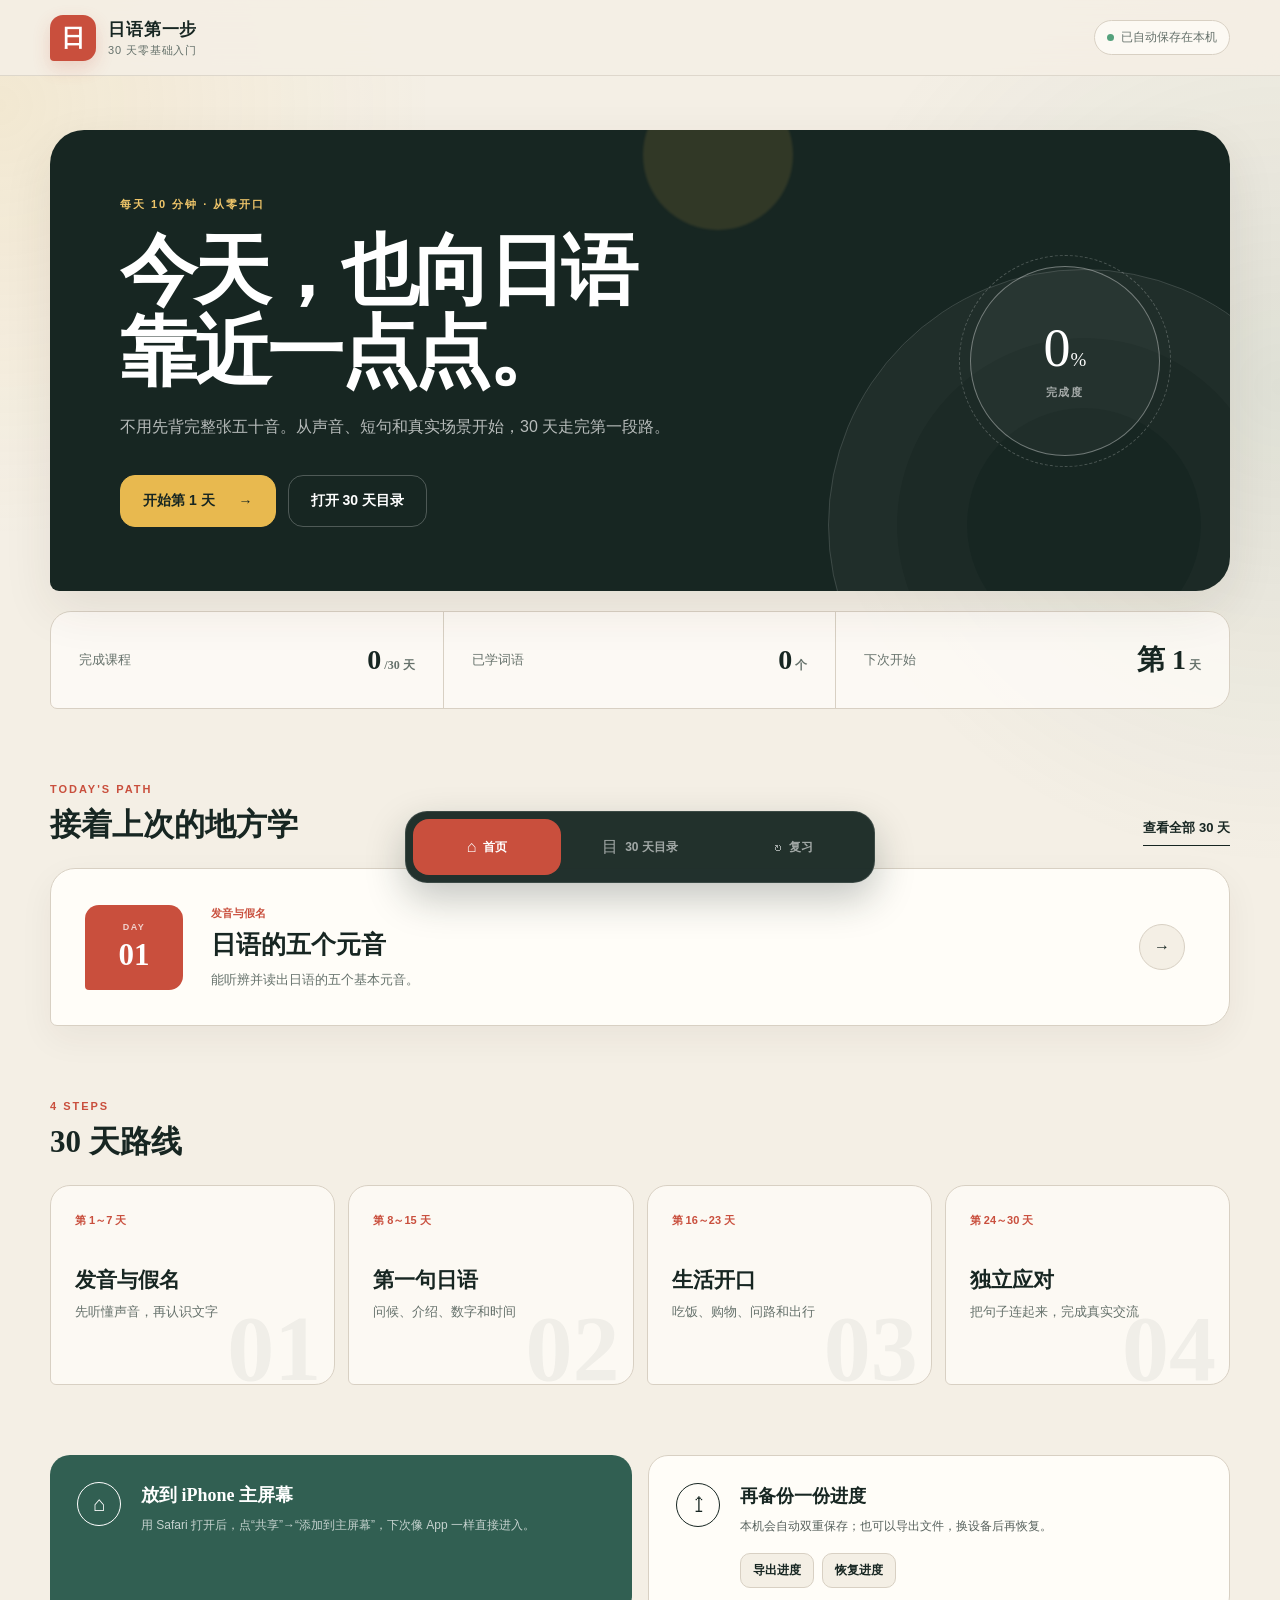
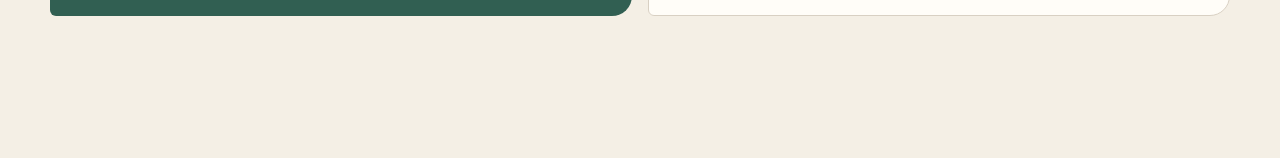
<file: xueriyu/index.html>
<!doctype html>
<html lang="zh-CN">
  <head>
    <meta charset="UTF-8" />
    <meta name="viewport" content="width=device-width, initial-scale=1, viewport-fit=cover" />
    <meta name="theme-color" content="#172622" />
    <meta name="description" content="每天 10 分钟，从发音、假名和生活短句开始学习日语。30 天课程可自由进入，支持发音与本机进度保存。" />
    <meta name="apple-mobile-web-app-capable" content="yes" />
    <meta name="apple-mobile-web-app-status-bar-style" content="black-translucent" />
    <meta name="apple-mobile-web-app-title" content="日语第一步" />
    <meta property="og:title" content="日语第一步｜30 天零基础入门" />
    <meta property="og:description" content="每天 10 分钟，从零开始学习日语。" />
    <meta property="og:image" content="/xueriyu/og.png" />
    <link rel="manifest" href="/xueriyu/manifest.webmanifest" />
    <title>日语第一步｜30 天零基础入门</title>
    <script type="module" crossorigin src="/xueriyu/assets/index-DGjSeWhe.js"></script>
    <link rel="stylesheet" crossorigin href="/xueriyu/assets/index-CVMc1W60.css">
  </head>
  <body>
    <div id="root"></div>
  </body>
</html>
</file>
<file: xueriyu/assets/index-CVMc1W60.css>
:root{--paper:#f4efe5;--paper-deep:#e9e0d1;--card:#fffdf8;--ink:#172622;--muted:#65716b;--line:#d8d0c3;--red:#c94f3d;--red-dark:#963a2d;--green:#315f52;--yellow:#e8b94f;--shadow:0 18px 50px #322a1f17}*{box-sizing:border-box}html{scroll-behavior:smooth;background:var(--paper)}body{background:radial-gradient(circle at 0 6%, #e8b94f21, transparent 27rem), radial-gradient(circle at 100% 22%, #315f521c, transparent 30rem), var(--paper);color:var(--ink);min-height:100vh;margin:0;font-family:-apple-system,BlinkMacSystemFont,Segoe UI,PingFang SC,Hiragino Sans GB,Noto Sans CJK SC,Microsoft YaHei,sans-serif}button,input{font:inherit}button{color:inherit}button:focus-visible,label:focus-visible,input:focus-visible{outline-offset:3px;outline:3px solid #c94f3d52}.app-shell{min-height:100vh;padding-bottom:106px}.topbar{z-index:20;-webkit-backdrop-filter:blur(16px);backdrop-filter:blur(16px);background:#f4efe5e6;border-bottom:1px solid #7c71602e;justify-content:space-between;align-items:center;min-height:76px;padding:12px max(24px,50vw - 590px);display:flex;position:sticky;top:0}.brand{cursor:pointer;text-align:left;background:0 0;border:0;align-items:center;gap:12px;padding:0;display:flex}.brand-mark{background:var(--red);color:#fff;border-radius:13px 13px 13px 4px;place-items:center;width:46px;height:46px;font-family:Georgia,Yu Mincho,serif;font-size:24px;font-weight:700;display:grid;box-shadow:0 7px 18px #c94f3d33}.brand b,.brand small{display:block}.brand b{letter-spacing:.05em;font-family:Georgia,Songti SC,Noto Serif CJK SC,serif;font-size:17px}.brand small{color:var(--muted);letter-spacing:.08em;margin-top:2px;font-size:11px}.save-badge{border:1px solid var(--line);color:var(--muted);white-space:nowrap;background:#fffdf8b8;border-radius:999px;align-items:center;gap:7px;padding:8px 12px;font-size:12px;display:inline-flex}.save-badge:before{content:"";background:#a2a9a5;border-radius:50%;width:7px;height:7px}.save-badge--ok:before{background:#54a17c}.save-badge--warn{color:var(--red-dark);border-color:#c94f3d52}.save-badge--warn:before{background:var(--red)}.page{width:min(1180px,100% - 48px);margin:0 auto;padding:54px 0 36px;animation:.3s both page-in}@keyframes page-in{0%{opacity:0;transform:translateY(6px)}to{opacity:1;transform:translateY(0)}}.eyebrow{color:var(--red);letter-spacing:.18em;text-transform:uppercase;font-size:11px;font-weight:800}.hero-card{background:var(--ink);min-height:430px;box-shadow:var(--shadow);color:#fff;border-radius:34px 34px 34px 9px;grid-template-columns:minmax(0,1fr) 250px;align-items:center;padding:64px 70px;display:grid;position:relative;overflow:hidden}.hero-card:before,.hero-card:after{content:"";border-radius:50%;position:absolute}.hero-card:before{border:1px solid #ffffff29;width:510px;height:510px;bottom:-190px;right:-110px;box-shadow:inset 0 0 0 68px #ffffff05,inset 0 0 0 138px #ffffff05}.hero-card:after{filter:blur(1px);background:#e8b94f1f;width:150px;height:150px;top:-50px;right:37%}.hero-copy,.progress-seal{z-index:1;position:relative}.hero-copy{max-width:680px}.hero-card .eyebrow{color:#f0c66a}.hero-card h1{letter-spacing:-.045em;margin:19px 0 20px;font-family:Georgia,Songti SC,Noto Serif CJK SC,serif;font-size:clamp(44px,6.2vw,77px);font-weight:600;line-height:1.05}.hero-card p{color:#ffffffb0;max-width:590px;margin:0;font-size:16px;line-height:1.8}.hero-actions{flex-wrap:wrap;gap:12px;margin-top:34px;display:flex}.primary-button,.secondary-button{cursor:pointer;border-radius:15px;min-height:52px;padding:0 22px;font-size:14px;font-weight:800;transition:transform .18s,box-shadow .18s,background .18s}.primary-button{border:1px solid var(--red);background:var(--red);color:#fff;justify-content:center;align-items:center;gap:24px;display:inline-flex;box-shadow:0 10px 24px #c94f3d3d}.hero-card .primary-button{border-color:var(--yellow);background:var(--yellow);box-shadow:none;color:var(--ink)}.secondary-button{border:1px solid var(--line);background:var(--card)}.hero-card .secondary-button{color:#fff;background:0 0;border-color:#ffffff3d}.primary-button:hover,.secondary-button:hover{transform:translateY(-2px)}.progress-seal{outline-offset:10px;text-align:center;background:#ffffff0a;border:1px solid #ffffff5c;border-radius:50%;outline:1px dashed #ffffff38;place-content:center;justify-self:end;width:190px;height:190px;display:grid}.progress-seal span{font-family:Georgia,serif;font-size:54px;line-height:1;display:block}.progress-seal span small{font-size:19px}.progress-seal b{color:#fff9;letter-spacing:.18em;margin-top:10px;font-size:11px}.stats-row{border:1px solid var(--line);background:#fffdf8bf;border-radius:21px 21px 21px 7px;grid-template-columns:repeat(3,1fr);margin:20px 0 70px;display:grid}.stats-row article{border-right:1px solid var(--line);justify-content:space-between;align-items:center;min-height:96px;padding:22px 28px;display:flex}.stats-row article:last-child{border-right:0}.stats-row span{color:var(--muted);font-size:13px}.stats-row strong{font-family:Georgia,Songti SC,serif;font-size:28px}.stats-row small{color:var(--muted);margin-left:3px;font-family:inherit;font-size:12px}.section-block{margin:0 0 70px}.section-heading{justify-content:space-between;align-items:end;gap:24px;margin-bottom:22px;display:flex}.section-heading h2,.page-intro h1,.lesson-section-title h2,.lesson-finish h2{margin:7px 0 0;font-family:Georgia,Songti SC,Noto Serif CJK SC,serif;font-weight:600}.section-heading h2{font-size:31px}.text-button{border:0;border-bottom:1px solid var(--ink);cursor:pointer;background:0 0;padding:8px 0;font-size:13px;font-weight:700}.continue-card{border:1px solid var(--line);background:var(--card);cursor:pointer;border-radius:25px 25px 25px 7px;grid-template-columns:98px 1fr 56px;align-items:center;gap:28px;min-height:158px;padding:28px 34px;transition:border .18s,transform .18s;display:grid;box-shadow:0 12px 35px #322a1f0e}.continue-card:hover{border-color:#c94f3d66;transform:translateY(-2px)}.day-chip{background:var(--red);color:#ffffffbd;letter-spacing:.16em;text-align:center;border-radius:14px 14px 14px 4px;padding:18px 12px;font-size:9px;font-weight:800;line-height:1.1}.day-chip strong{color:#fff;letter-spacing:0;margin-top:5px;font-family:Georgia,serif;font-size:31px;display:block}.continue-copy span{color:var(--red);font-size:11px;font-weight:800}.continue-copy h3{margin:7px 0 8px;font-family:Georgia,Songti SC,serif;font-size:25px}.continue-copy p{color:var(--muted);margin:0;font-size:13px;line-height:1.7}.round-arrow{border:1px solid var(--line);background:var(--paper);cursor:pointer;border-radius:50%;place-items:center;width:46px;height:46px;display:grid}.phase-grid{grid-template-columns:repeat(4,1fr);gap:13px;display:grid}.phase-card{border:1px solid var(--line);background:#fffdf8b8;border-radius:20px 20px 20px 6px;min-height:200px;padding:27px 24px;position:relative;overflow:hidden}.phase-card>span{color:#1726220d;font-family:Georgia,serif;font-size:94px;font-weight:700;position:absolute;bottom:-18px;right:13px}.phase-card p{color:var(--red);margin:0 0 38px;font-size:11px;font-weight:800}.phase-card h3{margin:0 0 8px;font-family:Georgia,Songti SC,serif;font-size:21px;position:relative}.phase-card small{color:var(--muted);line-height:1.55;position:relative}.utility-grid{grid-template-columns:1fr 1fr;gap:16px;display:grid}.install-card,.backup-card{border-radius:20px 20px 20px 6px;gap:20px;padding:27px;display:flex}.install-card{background:var(--green);color:#fff}.backup-card{border:1px solid var(--line);background:var(--card)}.utility-icon{border:1px solid;border-radius:50%;flex:0 0 44px;place-items:center;width:44px;height:44px;font-size:21px;display:grid}.utility-grid h3{margin:1px 0 8px;font-family:Georgia,Songti SC,serif;font-size:18px}.utility-grid p{color:inherit;opacity:.72;margin:0;font-size:12px;line-height:1.75}.backup-actions{gap:8px;margin-top:16px;display:flex}.backup-actions button,.backup-actions label{border:1px solid var(--line);background:var(--paper);cursor:pointer;border-radius:10px;padding:8px 12px;font-size:12px;font-weight:700}.backup-actions input{clip:rect(0 0 0 0);width:1px;height:1px;position:absolute;overflow:hidden}.page-intro{max-width:760px;margin-bottom:54px}.page-intro h1{letter-spacing:-.04em;margin-top:12px;font-size:clamp(43px,7vw,72px)}.page-intro p{max-width:650px;color:var(--muted);margin:17px 0 0;font-size:15px;line-height:1.8}.directory-section{margin-bottom:58px}.directory-heading{justify-content:space-between;align-items:end;gap:24px;margin-bottom:18px;display:flex}.directory-heading span{color:var(--red);font-size:11px;font-weight:800}.directory-heading h2{margin:5px 0 0;font-family:Georgia,Songti SC,serif;font-size:29px}.directory-heading p{color:var(--muted);margin:0;font-size:13px}.lesson-list{border:1px solid var(--line);background:var(--card);border-radius:22px 22px 22px 7px;overflow:hidden}.lesson-row{border:0;border-bottom:1px solid var(--line);cursor:pointer;text-align:left;background:0 0;grid-template-columns:62px 1fr auto;align-items:center;gap:20px;width:100%;min-height:88px;padding:17px 24px;transition:background .16s;display:grid}.lesson-row:last-child{border-bottom:0}.lesson-row:hover{background:#faf5ec}.lesson-row--done,.lesson-row--done:hover{background:var(--green);color:#fff;position:relative}.lesson-row--done .lesson-number,.lesson-row--done .lesson-title small{color:#ffffffb3}.lesson-number{color:var(--red);font-family:Georgia,serif;font-size:25px}.lesson-title b,.lesson-title small{display:block}.lesson-title b{font-family:Georgia,Songti SC,serif;font-size:18px}.lesson-title small{color:var(--muted);margin-top:5px;font-size:12px}.lesson-status{color:var(--muted);font-size:12px}.lesson-row--done .lesson-status{color:#fff;align-self:end;font-weight:800}.back-button{min-height:44px;color:var(--muted);cursor:pointer;background:0 0;border:0;align-items:center;gap:10px;padding:0;font-size:13px;font-weight:700;display:inline-flex}.lesson-hero{background:var(--ink);color:#fff;border-radius:30px 30px 30px 8px;align-items:center;gap:30px;margin:26px 0 25px;padding:46px 54px;display:flex}.lesson-day{text-align:center;border:1px solid #ffffff54;border-radius:50%;flex:0 0 112px;place-content:center;width:112px;height:112px;display:grid}.lesson-day small,.lesson-day strong{display:block}.lesson-day small{color:#ffffff8c;letter-spacing:.22em;font-size:9px}.lesson-day strong{margin-top:3px;font-family:Georgia,serif;font-size:41px}.lesson-hero .eyebrow{color:#f0c66a}.lesson-hero h1{margin:9px 0 8px;font-family:Georgia,Songti SC,serif;font-size:clamp(34px,5vw,55px);font-weight:600}.lesson-hero p{color:#ffffffa8;margin:0}.cando-card{background:#315f5214;border:1px solid #315f523b;border-radius:17px 17px 17px 5px;align-items:center;gap:18px;margin-bottom:56px;padding:21px 26px;display:flex}.cando-card>span{background:var(--green);color:#fff;border-radius:50%;flex:0 0 36px;place-items:center;width:36px;height:36px;font-weight:900;display:grid}.cando-card b{font-size:12px}.cando-card p{color:var(--muted);margin:5px 0 0;font-size:13px}.lesson-section{margin:0 0 16px}.lesson-section-title{align-items:center;gap:18px;margin:0;display:flex}.lesson-accordion{border:1px solid var(--line);background:var(--card);border-radius:20px 20px 20px 6px;overflow:hidden}.lesson-accordion>summary{cursor:pointer;-webkit-user-select:none;user-select:none;padding:15px 18px;list-style:none}.lesson-accordion>summary::-webkit-details-marker{display:none}.lesson-accordion>summary>div{flex:1;min-width:0}.lesson-accordion>summary>i{background:var(--paper);width:32px;height:32px;color:var(--green);border-radius:50%;flex:0 0 32px;place-items:center;font-style:normal;transition:transform .18s;display:grid}.lesson-accordion[open]>summary>i{transform:rotate(180deg)}.lesson-accordion[open]>summary{border-bottom:1px solid var(--line)}.lesson-section-body{margin:14px}.lesson-section-title>span{background:var(--red);color:#fff;border-radius:12px 12px 12px 4px;flex:0 0 39px;place-items:center;width:39px;height:39px;font-family:Georgia,serif;font-size:13px;display:grid}.lesson-section-title h2{margin:0;font-size:22px}.lesson-section-title p{color:var(--muted);margin:5px 0 0;font-size:12px}.lesson-guide{grid-template-columns:minmax(220px,.75fr) 1.5fr;gap:12px;display:grid}.lesson-outline,.lesson-explanation{background:var(--paper);border-radius:15px;padding:20px}.lesson-guide h3{margin:0 0 12px;font-family:Georgia,Songti SC,serif;font-size:17px}.lesson-outline ul{color:var(--muted);margin:0;padding-left:20px;font-size:13px;line-height:1.75}.lesson-explanation p,.practice-task p{color:var(--muted);margin:0;font-size:13px;line-height:1.75}.lesson-explanation p+p{margin-top:9px}.practice-task{border-left:4px solid var(--yellow);background:#e8b94f21;border-radius:5px 13px 13px 5px;grid-column:1/-1;padding:15px 18px}.practice-task b{color:#8b6513;font-size:12px}.practice-task p{color:#74603a;margin-top:4px}.vocabulary-list{border:1px solid var(--line);background:var(--card);border-radius:22px 22px 22px 7px;overflow:hidden}.vocabulary-row{border-bottom:1px solid var(--line);grid-template-columns:42px minmax(150px,.8fr) 1.5fr 48px;align-items:center;gap:18px;min-height:88px;padding:15px 22px;display:grid}.vocabulary-row:last-child{border-bottom:0}.vocabulary-index{color:#aaa194;font-family:Georgia,serif;font-size:12px}.vocabulary-jp strong,.vocabulary-jp small{display:block}.vocabulary-jp strong{font-family:Yu Mincho,Hiragino Mincho ProN,Georgia,serif;font-size:24px;font-weight:600}.vocabulary-jp small{color:var(--red);letter-spacing:.08em;margin-top:4px;font-size:10px}.vocabulary-row p{color:var(--muted);margin:0;font-size:13px;line-height:1.55}.audio-button{border:1px solid var(--line);background:var(--paper);width:44px;height:44px;color:var(--green);cursor:pointer;border-radius:50%;place-items:center;font-weight:900;transition:transform .15s,background .15s;display:grid}.audio-button:hover{background:#fff;transform:scale(1.05)}.audio-button--slow{color:var(--red);font-size:11px}.phrase-list{grid-template-columns:repeat(2,1fr);gap:14px;display:grid}.phrase-card{border:1px solid var(--line);background:var(--card);border-radius:20px 20px 20px 6px;justify-content:space-between;align-items:center;gap:20px;min-height:178px;padding:28px;display:flex}.phrase-main strong,.phrase-main span{display:block}.phrase-main strong{font-family:Yu Mincho,Hiragino Mincho ProN,Georgia,serif;font-size:24px;font-weight:600;line-height:1.45}.phrase-main span{color:var(--red);letter-spacing:.06em;margin-top:7px;font-size:10px}.phrase-main p{color:var(--muted);margin:15px 0 0;font-size:13px}.phrase-audio{flex-direction:column;gap:8px;display:flex}.teacher-tip{border-left:4px solid var(--yellow);background:#e8b94f21;border-radius:5px 15px 15px 5px;align-items:flex-start;gap:16px;margin-top:15px;padding:20px 24px;display:flex}.teacher-tip>span{color:#9a7013;font-weight:900}.teacher-tip b{font-size:12px}.teacher-tip p{color:#74603a;margin:5px 0 0;font-size:13px;line-height:1.65}.quiz-card{background:var(--ink);color:#fff;border-radius:24px 24px 24px 7px;padding:32px}.quiz-card h3{margin:0 0 24px;font-family:Georgia,Songti SC,serif;font-size:23px;font-weight:600}.quiz-options{grid-template-columns:repeat(3,1fr);gap:10px;display:grid}.quiz-option{color:#fff;cursor:pointer;text-align:left;background:#ffffff0f;border:1px solid #ffffff2b;border-radius:13px;align-items:center;gap:12px;min-height:68px;padding:12px 15px;display:flex}.quiz-option span{color:#ffffff9e;border:1px solid #ffffff38;border-radius:50%;flex:0 0 28px;place-items:center;width:28px;height:28px;font-family:Georgia,serif;font-size:11px;display:grid}.quiz-option--correct{background:#54a17c42;border-color:#78bd97}.quiz-option--wrong{background:#c94f3d40;border-color:#ed8c7f}.quiz-feedback{background:#c94f3d2e;border-radius:12px;margin-top:17px;padding:15px 18px}.quiz-feedback--correct{background:#54a17c2e}.quiz-feedback b{font-size:13px}.quiz-feedback p{color:#ffffffb0;margin:4px 0 0;font-size:12px}.lesson-finish{border:1px solid var(--line);background:var(--card);border-radius:23px 23px 23px 7px;justify-content:space-between;align-items:center;gap:24px;padding:32px;display:flex}.lesson-finish-actions{flex:none;gap:10px;display:flex}.lesson-finish span{color:var(--red);font-size:11px;font-weight:800}.lesson-finish h2{font-size:24px}.lesson-pager{justify-content:space-between;margin-top:18px;display:flex}.lesson-pager button{min-height:46px;color:var(--muted);cursor:pointer;background:0 0;border:0;padding:0 15px;font-size:13px;font-weight:700}.lesson-pager button:disabled{opacity:.3;cursor:not-allowed}.review-page{max-width:820px}.review-card{border:1px solid var(--line);background:var(--card);min-height:380px;box-shadow:var(--shadow);text-align:center;border-radius:30px 30px 30px 9px;place-items:center;padding:44px;display:grid;position:relative}.review-card>span{color:var(--muted);font-size:11px;position:absolute;top:25px;left:28px}.review-japanese{align-self:end;font-family:Yu Mincho,Hiragino Mincho ProN,Georgia,serif;font-size:clamp(48px,9vw,78px)}.review-reading{color:var(--red);letter-spacing:.1em;margin-top:8px;font-size:12px}.review-answer,.review-prompt{align-self:start;min-height:34px;margin-top:18px}.review-answer{font-size:22px;font-weight:700}.review-prompt{color:var(--muted);font-size:13px}.review-card .audio-button{position:absolute;bottom:25px;right:25px}.review-actions{grid-template-columns:1fr 1fr;gap:12px;margin-top:16px;display:grid}.bottom-nav{z-index:30;-webkit-backdrop-filter:blur(16px);backdrop-filter:blur(16px);background:#172622f2;border:1px solid #ffffff1f;border-radius:22px;grid-template-columns:repeat(3,1fr);gap:5px;width:min(470px,100% - 28px);padding:7px;display:grid;position:fixed;bottom:17px;left:50%;transform:translate(-50%);box-shadow:0 16px 38px #17262240}.bottom-nav button{color:#ffffff94;cursor:pointer;background:0 0;border:0;border-radius:16px;justify-content:center;align-items:center;gap:7px;min-height:56px;display:flex}.bottom-nav button.active{background:var(--red);color:#fff}.bottom-nav button>span{font-family:Georgia,Yu Mincho,serif;font-size:16px}.bottom-nav b{font-size:12px}.toast{z-index:50;background:var(--ink);box-shadow:var(--shadow);color:#fff;border-radius:999px;padding:12px 18px;font-size:13px;animation:.25s both toast-in;position:fixed;top:90px;left:50%;transform:translate(-50%)}@keyframes toast-in{0%{opacity:0;transform:translate(-50%,-8px)}to{opacity:1;transform:translate(-50%)}}@media (width<=820px){.page{width:min(100% - 30px,680px);padding-top:34px}.hero-card{grid-template-columns:1fr;min-height:auto;padding:46px 34px}.progress-seal{opacity:.38;width:145px;height:145px;position:absolute;bottom:-42px;right:-34px}.progress-seal span{font-size:40px}.stats-row{margin-bottom:54px}.stats-row article{padding:19px;display:block}.stats-row strong{margin-top:8px;display:block}.phase-grid{grid-template-columns:repeat(2,1fr)}.utility-grid,.phrase-list{grid-template-columns:1fr}}@media (width<=600px){.app-shell{padding-bottom:96px}.topbar{min-height:58px;padding:7px 12px}.brand-mark{width:36px;height:36px;font-size:18px}.brand b{font-size:15px}.brand small{display:none}.save-badge{text-overflow:ellipsis;white-space:nowrap;max-width:152px;padding:7px 9px;overflow:hidden}.page{width:calc(100% - 18px);padding-top:14px}.hero-card{border-radius:25px 25px 25px 7px;grid-template-columns:1fr auto;min-height:auto;padding:25px 20px 27px}.hero-card h1{margin:10px 0 12px;font-size:34px}.hero-card p{padding-right:0;font-size:12px;line-height:1.6}.hero-actions{flex-wrap:nowrap;gap:7px;margin-top:18px;display:flex}.hero-actions .primary-button,.hero-actions .secondary-button{min-height:44px;padding:0 12px;font-size:12px}.hero-actions .secondary-button{background:#ffffff08}.stats-row{grid-template-columns:repeat(3,1fr);margin-top:9px;margin-bottom:28px}.stats-row article{text-align:center;min-height:68px;padding:10px 7px}.stats-row span{font-size:10px}.stats-row strong{font-size:21px}.stats-row small{display:none}.section-block{margin-bottom:30px}.section-heading h2{font-size:25px}.section-heading .text-button{display:none}.continue-card{grid-template-columns:58px 1fr;gap:12px;min-height:108px;padding:14px}.round-arrow{display:none}.day-chip{padding:11px 7px}.day-chip strong{font-size:25px}.continue-copy h3{font-size:20px}.continue-copy p{-webkit-line-clamp:2;-webkit-box-orient:vertical;display:-webkit-box;overflow:hidden}.phase-grid{grid-template-columns:1fr 1fr;gap:9px}.phase-card{min-height:136px;padding:16px 14px}.phase-card p{margin-bottom:16px}.phase-card h3{font-size:17px}.phase-card small{font-size:11px}.utility-grid{gap:10px}.install-card,.backup-card{gap:14px;padding:16px}.utility-icon{flex-basis:37px;width:37px;height:37px;font-size:17px}.page-intro{margin-bottom:22px}.page-intro h1{font-size:34px}.page-intro p{font-size:13px}.directory-heading{display:block}.directory-heading p{margin-top:8px}.directory-section{margin-bottom:28px}.directory-heading{margin-bottom:10px}.directory-heading h2{font-size:23px}.lesson-row{grid-template-columns:37px 1fr auto;gap:10px;min-height:70px;padding:11px 12px}.lesson-number{font-size:20px}.lesson-title b{font-size:15px}.lesson-status{align-self:end;font-size:10px}.lesson-hero{border-radius:19px 19px 19px 6px;gap:14px;margin:10px 0;padding:17px 16px;display:flex}.lesson-day{flex-basis:58px;width:58px;height:58px;margin-bottom:0}.lesson-day strong{font-size:22px}.lesson-hero h1{margin:4px 0 2px;font-size:25px}.lesson-hero p{font-size:12px}.cando-card{gap:11px;margin-bottom:12px;padding:12px}.cando-card>span{flex-basis:30px;width:30px;height:30px}.cando-card p{margin-top:2px;line-height:1.45}.lesson-section{margin-bottom:9px}.lesson-accordion{border-radius:15px 15px 15px 5px}.lesson-accordion>summary{gap:10px;padding:11px 12px}.lesson-section-title>span{flex-basis:34px;width:34px;height:34px}.lesson-accordion>summary>i{flex-basis:29px;width:29px;height:29px}.lesson-section-title h2{font-size:17px}.lesson-section-title p{text-overflow:ellipsis;white-space:nowrap;margin-top:2px;font-size:10px;overflow:hidden}.lesson-section-body{margin:8px}.lesson-guide{grid-template-columns:1fr;gap:7px}.lesson-outline,.lesson-explanation{padding:14px}.lesson-guide h3{margin-bottom:8px;font-size:15px}.lesson-outline ul,.lesson-explanation p,.practice-task p{font-size:12px;line-height:1.65}.practice-task{grid-column:auto;padding:12px 13px}.vocabulary-row{grid-template-columns:1fr 46px;gap:6px 12px;min-height:88px;padding:15px 17px}.vocabulary-index{display:none}.vocabulary-jp{grid-column:1}.vocabulary-jp strong{font-size:22px}.vocabulary-row p{grid-area:2/1}.vocabulary-row .audio-button{grid-area:1/2/3}.phrase-card{min-height:155px;padding:22px 18px}.phrase-main strong{font-size:20px}.teacher-tip{padding:17px}.quiz-card{padding:24px 18px}.quiz-card h3{font-size:20px}.quiz-options{grid-template-columns:1fr}.quiz-option{min-height:58px}.lesson-finish{margin-top:13px;padding:16px 14px;display:block}.lesson-finish h2{font-size:21px;line-height:1.45}.lesson-finish-actions{grid-template-columns:1fr 1fr;margin-top:12px;display:grid}.lesson-finish button{width:100%;min-height:48px;margin-top:0;padding:0 10px;font-size:12px}.lesson-pager{margin-top:5px}.review-card{min-height:340px;padding:35px 20px}.review-actions{grid-template-columns:1fr}.bottom-nav{bottom:10px}.bottom-nav button{flex-direction:column;gap:2px;min-height:54px}.bottom-nav button>span{font-size:14px}.bottom-nav b{font-size:10px}}@media (prefers-reduced-motion:reduce){*,:before,:after{scroll-behavior:auto!important;transition-duration:.01ms!important;animation-duration:.01ms!important;animation-iteration-count:1!important}}
</file>
